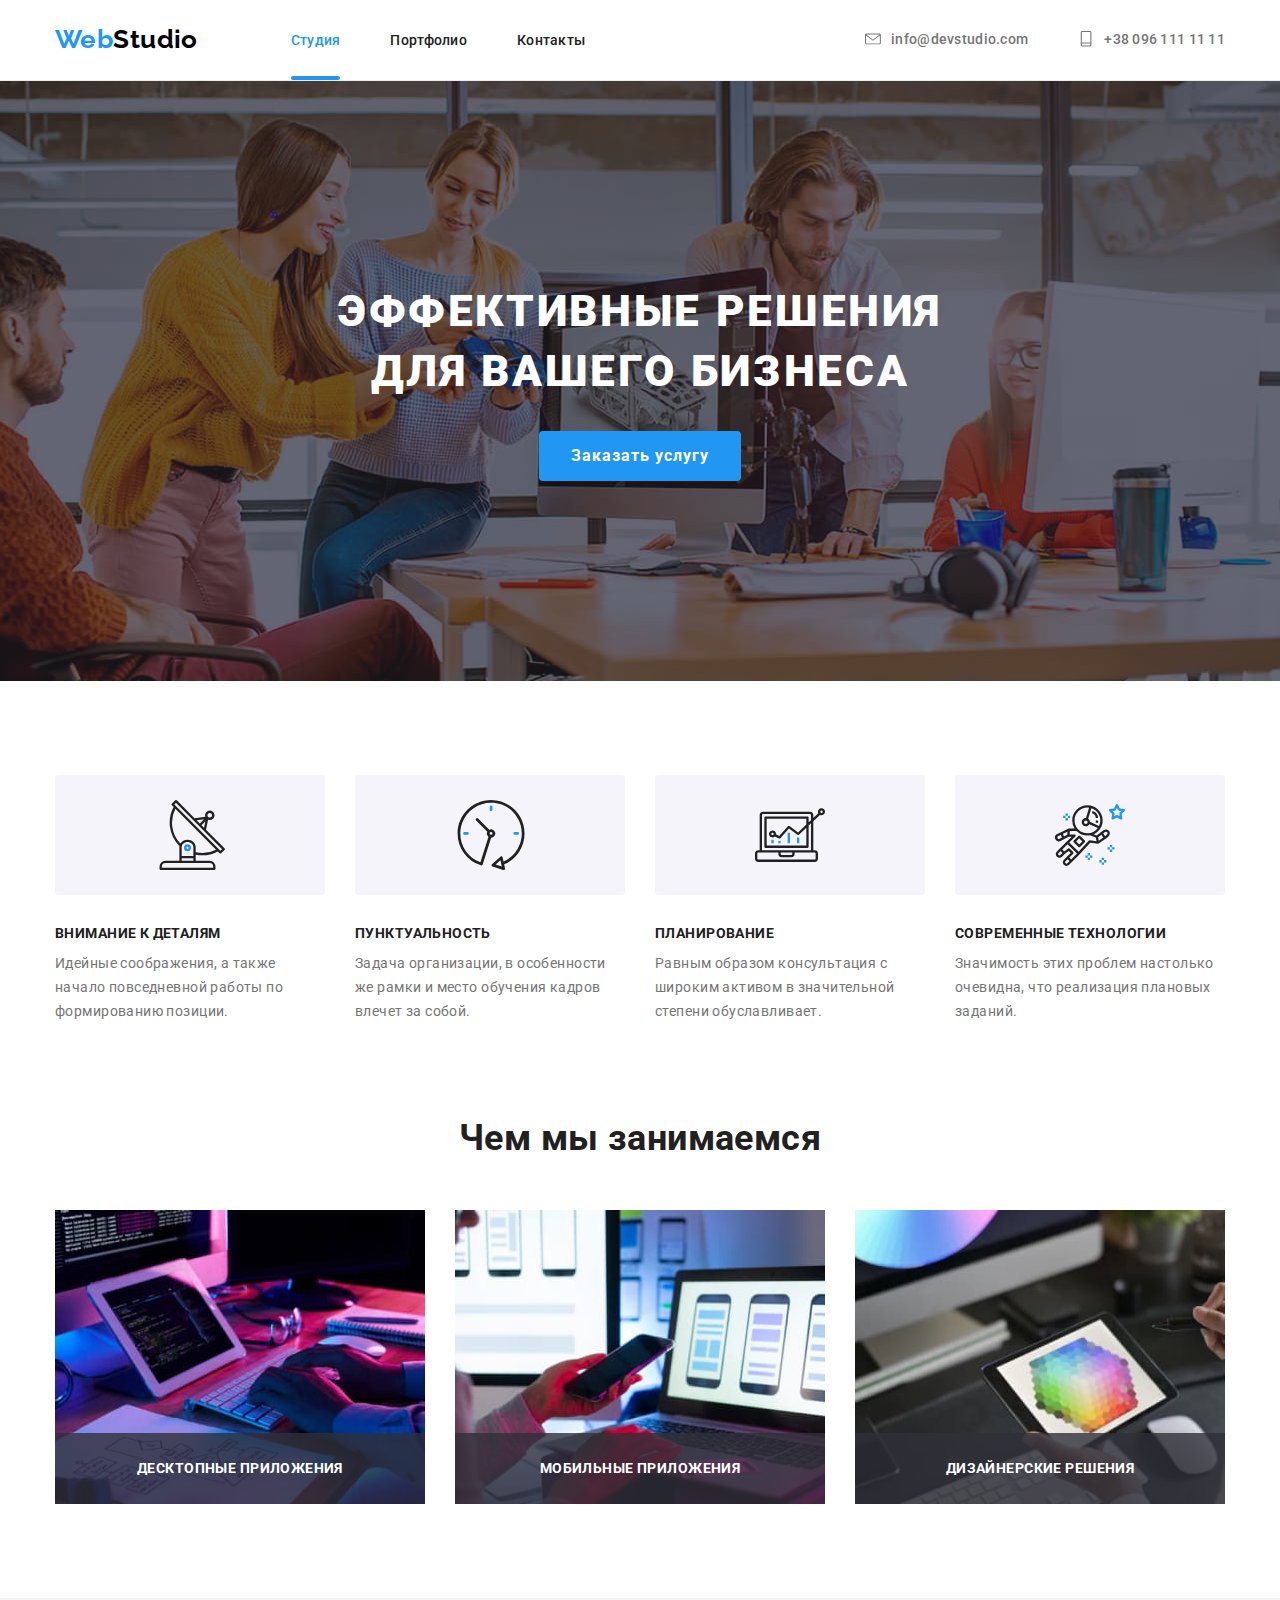
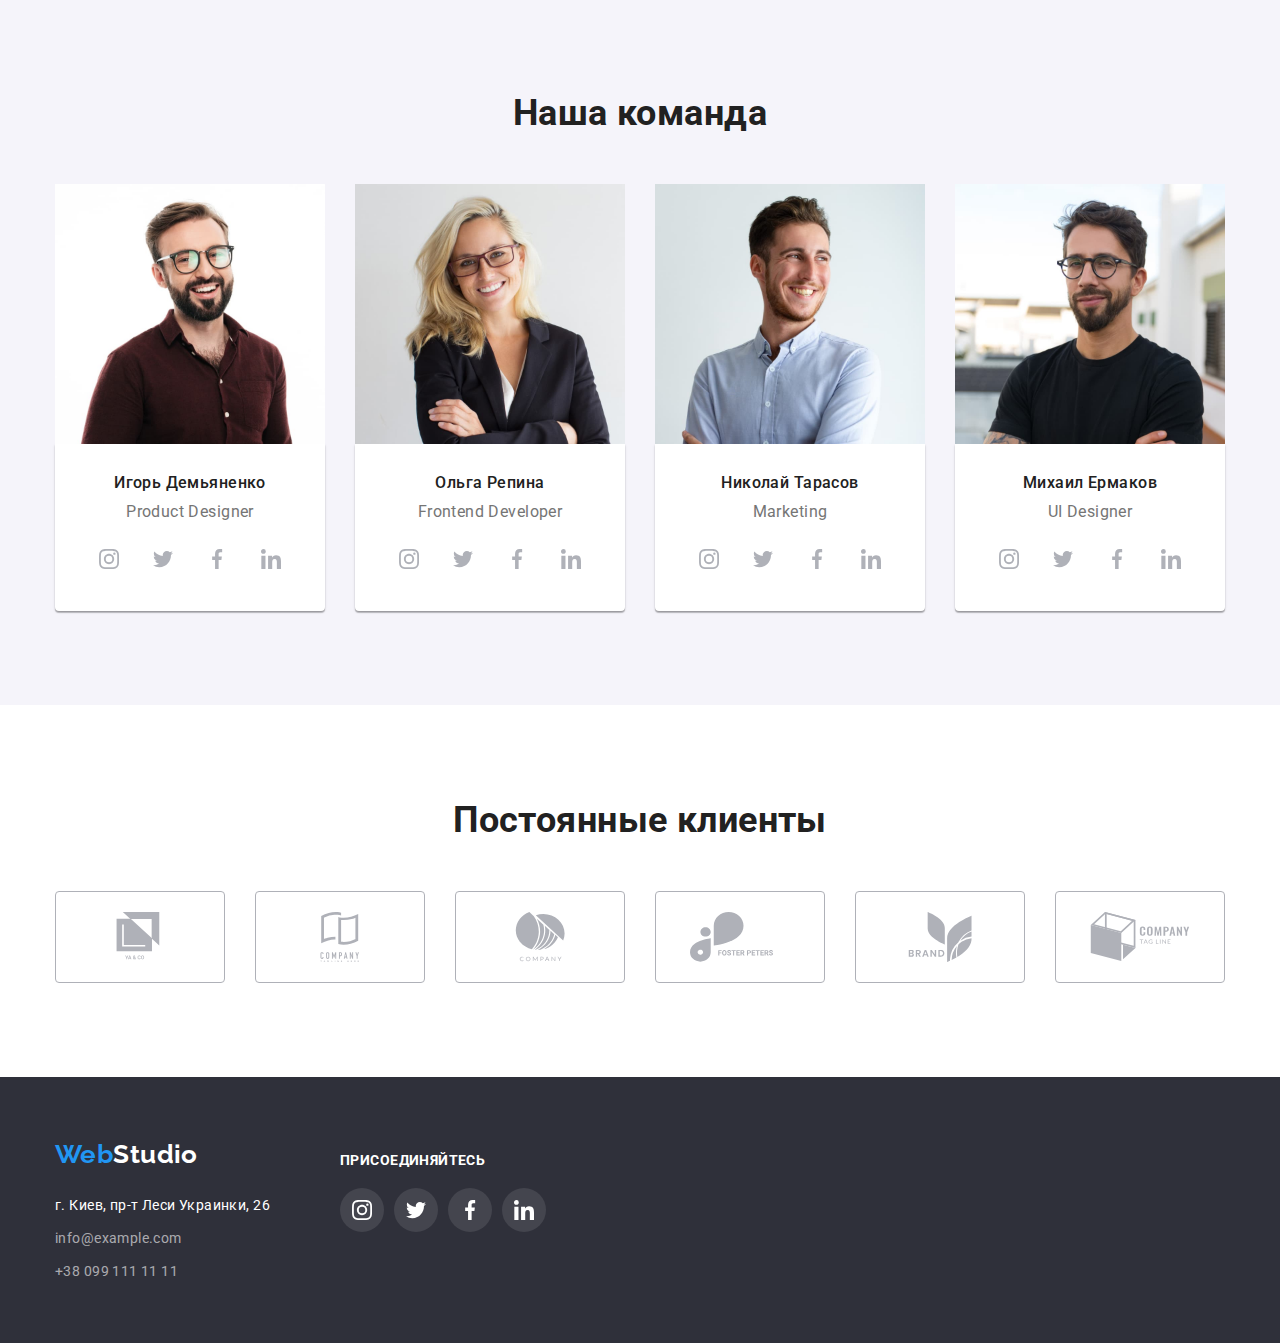
<file: index.html>
<!DOCTYPE html>
<html lang="ru">
  <head>
    <meta charset="UTF-8" />
    <meta http-equiv="X-UA-Compatible" content="IE=edge" />
    <meta name="viewport" content="width=device-width, initial-scale=1.0" />
    <title>WEB Studio</title>
    <link
      href="https://fonts.googleapis.com/css2?family=Raleway:wght@700&family=Roboto:wght@400;500;700;900&display=swap"
      rel="stylesheet"
    />
    <link
      rel="stylesheet"
      href="https://cdnjs.cloudflare.com/ajax/libs/modern-normalize/1.1.0/modern-normalize.min.css"
    />
    <link rel="stylesheet" href="./css/styles.css" />
  </head>
  <body>
    <!--Шапка сайта-->
    <header class="header">
      <div class="container main-header">
        <nav class="main-nav">
          <a class="logo link" href="./index.html">Web<span class="header-logo">Studio</span></a>

          <ul class="site-nav list">
            <li class="item current"><a class="link current" href="./index.html">Студия</a></li>
            <li class="item"><a class="link" href="./portfolio.html">Портфолио</a></li>
            <li class="item"><a class="link" href="">Контакты</a></li>
          </ul>
        </nav>

        <ul class="contacts-header list">
          <li class="item">
            <a class="link" href="mailto:info@devstudio.com">
              <svg class="svg-mail">
                <use href="./images/icons.svg#contacts-mail"></use>
              </svg>
              info@devstudio.com</a
            >
          </li>
          <li class="item">
            <a class="link" href="tel:+380961111111">
              <svg class="svg-phone">
                <use href="./images/icons.svg#contacts-phone"></use>
              </svg>
              +38 096 111 11 11</a
            >
          </li>
        </ul>
      </div>
    </header>

    <!--Уникальный контент страницы-->
    <main>
      <!--Герой-->
      <section class="hero">
        <div class="container">
          <h1 class="hero-title">
            Эффективные решения <br />
            для вашего бизнеса
          </h1>
          <button class="button" type="button" data-modal-open>Заказать услугу</button>
        </div>
      </section>

      <!--Особенности-->
      <section class="section no-padding">
        <div class="container">
          <h2 class="section-title hidden">Особенности</h2>
          <ul class="features list">
            <li class="item">
              <div class="div-features">
                <svg class="svg-item-features">
                  <use href="./images/icons.svg#features-antenna"></use>
                </svg>
              </div>
              <h3 class="title">Внимание к деталям</h3>
              <p class="text">
                Идейные соображения, а также начало повседневной работы по формированию позиции.
              </p>
            </li>
            <li class="item">
              <div class="div-features">
                <svg class="svg-item-features">
                  <use href="./images/icons.svg#features-clock"></use>
                </svg>
              </div>
              <h3 class="title">Пунктуальность</h3>
              <p class="text">
                Задача организации, в особенности же рамки и место обучения кадров влечет за собой.
              </p>
            </li>
            <li class="item">
              <div class="div-features">
                <svg class="svg-item-features">
                  <use href="./images/icons.svg#features-diagram"></use>
                </svg>
              </div>
              <h3 class="title">Планирование</h3>
              <p class="text">
                Равным образом консультация с широким активом в значительной степени обуславливает.
              </p>
            </li>
            <li class="item">
              <div class="div-features">
                <svg class="svg-item-features">
                  <use href="./images/icons.svg#features-astronaut"></use>
                </svg>
              </div>
              <h3 class="title">Современные технологии</h3>
              <p class="text">
                Значимость этих проблем настолько очевидна, что реализация плановых заданий.
              </p>
            </li>
          </ul>
        </div>
      </section>

      <!--Чем мы занимаемся-->
      <section class="section">
        <div class="container">
          <h2 class="section-title">Чем мы занимаемся</h2>
          <ul class="work list">
            <li class="item">
              <div class="work-thumb">
                <img
                  class="photo-work"
                  src="./images/programer-working.jpg"
                  alt="Программист за работой"
                  width="370"
                />
                <h3 class="work-text">Десктопные приложения</h3>
              </div>
            </li>
            <li class="item">
              <div class="work-thumb">
                <img
                  class="photo-work"
                  src="./images/web-ui-designer-is-developing-application.jpg"
                  alt="Дизайнер разрабатывает мобильные приложения"
                  width="370"
                />
                <h3 class="work-text">Мобильные приложения</h3>
              </div>
            </li>
            <li class="item">
              <div class="work-thumb">
                <img
                  class="photo-work"
                  src="./images/creative-artist-with-working-colour-selection.jpg"
                  alt="Художник выбирает цвет"
                  width="370"
                />
                <h3 class="work-text">Дизайнерские решения</h3>
              </div>
            </li>
          </ul>
        </div>
      </section>

      <!--Наша команда-->
      <section class="section team">
        <div class="container">
          <h2 class="section-title">Наша команда</h2>
          <ul class="team list">
            <li class="item">
              <img class="photo-team" src="./images/team1.jpg" alt="Игорь Демьяненко" width="270" />
              <div class="team-description">
                <h3 class="title">Игорь Демьяненко</h3>
                <p class="text" lang="en">Product Designer</p>
                <ul class="social-links list">
                  <li class="item instagram">
                    <a
                      class="link social-link"
                      href=""
                      target="_blank"
                      rel="nofollow noopener noreferrer"
                    >
                      <svg class="svg-social">
                        <use href="./images/icons.svg#social-instagram"></use>
                      </svg>
                    </a>
                  </li>
                  <li class="item twitter">
                    <a
                      class="link social-link"
                      href=""
                      target="_blank"
                      rel="nofollow noopener noreferrer"
                    >
                      <svg class="svg-social">
                        <use href="./images/icons.svg#social-twitter"></use>
                      </svg>
                    </a>
                  </li>
                  <li class="item facebook">
                    <a
                      class="link social-link"
                      href=""
                      target="_blank"
                      rel="nofollow noopener noreferrer"
                    >
                      <svg class="svg-social">
                        <use href="./images/icons.svg#social-facebook"></use>
                      </svg>
                    </a>
                  </li>
                  <li class="item linkedin">
                    <a
                      class="link social-link"
                      href=""
                      target="_blank"
                      rel="nofollow noopener noreferrer"
                    >
                      <svg class="svg-social">
                        <use href="./images/icons.svg#social-linkedin"></use>
                      </svg>
                    </a>
                  </li>
                </ul>
              </div>
            </li>
            <li class="item">
              <img class="photo-team" src="./images/team2.jpg" alt="Ольга Репина" width="270" />
              <div class="team-description">
                <h3 class="title">Ольга Репина</h3>
                <p class="text" lang="en">Frontend Developer</p>
                <ul class="social-links list">
                  <li class="item instagram">
                    <a
                      class="link social-link"
                      href=""
                      target="_blank"
                      rel="nofollow noopener noreferrer"
                    >
                      <svg class="svg-social">
                        <use href="./images/icons.svg#social-instagram"></use>
                      </svg>
                    </a>
                  </li>
                  <li class="item twitter">
                    <a
                      class="link social-link"
                      href=""
                      target="_blank"
                      rel="nofollow noopener noreferrer"
                    >
                      <svg class="svg-social">
                        <use href="./images/icons.svg#social-twitter"></use>
                      </svg>
                    </a>
                  </li>
                  <li class="item facebook">
                    <a
                      class="link social-link"
                      href=""
                      target="_blank"
                      rel="nofollow noopener noreferrer"
                    >
                      <svg class="svg-social">
                        <use href="./images/icons.svg#social-facebook"></use>
                      </svg>
                    </a>
                  </li>
                  <li class="item linkedin">
                    <a
                      class="link social-link"
                      href=""
                      target="_blank"
                      rel="nofollow noopener noreferrer"
                    >
                      <svg class="svg-social">
                        <use href="./images/icons.svg#social-linkedin"></use>
                      </svg>
                    </a>
                  </li>
                </ul>
              </div>
            </li>
            <li class="item">
              <img class="photo-team" src="./images/team3.jpg" alt="Николай Тарасов" width="270" />
              <div class="team-description">
                <h3 class="title">Николай Тарасов</h3>
                <p class="text" lang="en">Marketing</p>
                <ul class="social-links list">
                  <li class="item instagram">
                    <a
                      class="link social-link"
                      href=""
                      target="_blank"
                      rel="nofollow noopener noreferrer"
                    >
                      <svg class="svg-social">
                        <use href="./images/icons.svg#social-instagram"></use>
                      </svg>
                    </a>
                  </li>
                  <li class="item twitter">
                    <a
                      class="link social-link"
                      href=""
                      target="_blank"
                      rel="nofollow noopener noreferrer"
                    >
                      <svg class="svg-social">
                        <use href="./images/icons.svg#social-twitter"></use>
                      </svg>
                    </a>
                  </li>
                  <li class="item facebook">
                    <a
                      class="link social-link"
                      href=""
                      target="_blank"
                      rel="nofollow noopener noreferrer"
                    >
                      <svg class="svg-social">
                        <use href="./images/icons.svg#social-facebook"></use>
                      </svg>
                    </a>
                  </li>
                  <li class="item linkedin">
                    <a
                      class="link social-link"
                      href=""
                      target="_blank"
                      rel="nofollow noopener noreferrer"
                    >
                      <svg class="svg-social">
                        <use href="./images/icons.svg#social-linkedin"></use>
                      </svg>
                    </a>
                  </li>
                </ul>
              </div>
            </li>
            <li class="item">
              <img class="photo-team" src="./images/team4.jpg" alt="Михаил Ермаков" width="270" />
              <div class="team-description">
                <h3 class="title">Михаил Ермаков</h3>
                <p class="text" lang="en">UI Designer</p>
                <ul class="social-links list">
                  <li class="item instagram">
                    <a
                      class="link social-link"
                      href=""
                      target="_blank"
                      rel="nofollow noopener noreferrer"
                    >
                      <svg class="svg-social">
                        <use href="./images/icons.svg#social-instagram"></use>
                      </svg>
                    </a>
                  </li>
                  <li class="item twitter">
                    <a
                      class="link social-link"
                      href=""
                      target="_blank"
                      rel="nofollow noopener noreferrer"
                    >
                      <svg class="svg-social">
                        <use href="./images/icons.svg#social-twitter"></use>
                      </svg>
                    </a>
                  </li>
                  <li class="item facebook">
                    <a
                      class="link social-link"
                      href=""
                      target="_blank"
                      rel="nofollow noopener noreferrer"
                    >
                      <svg class="svg-social">
                        <use href="./images/icons.svg#social-facebook"></use>
                      </svg>
                    </a>
                  </li>
                  <li class="item linkedin">
                    <a
                      class="link social-link"
                      href=""
                      target="_blank"
                      rel="nofollow noopener noreferrer"
                    >
                      <svg class="svg-social">
                        <use href="./images/icons.svg#social-linkedin"></use>
                      </svg>
                    </a>
                  </li>
                </ul>
              </div>
            </li>
          </ul>
        </div>
      </section>

      <!--Постоянные клиенты-->
      <section class="section clients">
        <div class="container">
          <h2 class="section-title">Постоянные клиенты</h2>
          <ul class="clients list">
            <li class="item">
              <a
                class="link clients-link"
                href=""
                target="_blank"
                rel="nofollow noopener noreferrer"
              >
                <svg class="svg-clients">
                  <use href="./images/icons.svg#client1"></use>
                </svg>
              </a>
            </li>
            <li class="item">
              <a
                class="link clients-link"
                href=""
                target="_blank"
                rel="nofollow noopener noreferrer"
              >
                <svg class="svg-clients">
                  <use href="./images/icons.svg#client2"></use>
                </svg>
              </a>
            </li>
            <li class="item">
              <a
                class="link clients-link"
                href=""
                target="_blank"
                rel="nofollow noopener noreferrer"
              >
                <svg class="svg-clients">
                  <use href="./images/icons.svg#client3"></use>
                </svg>
              </a>
            </li>
            <li class="item">
              <a
                class="link clients-link"
                href=""
                target="_blank"
                rel="nofollow noopener noreferrer"
              >
                <svg class="svg-clients">
                  <use href="./images/icons.svg#client4"></use>
                </svg>
              </a>
            </li>
            <li class="item">
              <a
                class="link clients-link"
                href=""
                target="_blank"
                rel="nofollow noopener noreferrer"
              >
                <svg class="svg-clients">
                  <use href="./images/icons.svg#client5"></use>
                </svg>
              </a>
            </li>
            <li class="item">
              <a
                class="link clients-link"
                href=""
                target="_blank"
                rel="nofollow noopener noreferrer"
              >
                <svg class="svg-clients">
                  <use href="./images/icons.svg#client6"></use>
                </svg>
              </a>
            </li>
          </ul>
        </div>
      </section>
    </main>

    <!--Подвал-->
    <footer class="footer">
      <div class="container nav">
        <div class="footer-address">
          <a class="logo link" href="./index.html">Web<span class="footer-logo">Studio</span></a>
          <address>
            <ul class="contacts-footer list">
              <li class="item">
                <a
                  class="location link"
                  href="https://goo.gl/maps/X2jcXpadv5ityZMy6"
                  target="_blank"
                  rel="nofollow noopener noreferrer"
                  >г. Киев, пр-т Леси Украинки, 26</a
                >
              </li>
              <li class="item">
                <a class="contacts link" href="mailto:info@example.com">info@example.com</a>
              </li>
              <li class="item">
                <a class="contacts link" href="tel:+380991111111">+38 099 111 11 11</a>
              </li>
            </ul>
          </address>
        </div>

        <div class="footer-social">
          <p class="footer-social-text">присоединяйтесь</p>
          <ul class="social-links-webstudio list">
            <li class="item instagram">
              <a class="link join-link" href="" target="_blank" rel="nofollow noopener noreferrer">
                <svg class="svg-social">
                  <use href="./images/icons.svg#social-instagram"></use>
                </svg>
              </a>
            </li>
            <li class="item twitter">
              <a class="link join-link" href="" target="_blank" rel="nofollow noopener noreferrer">
                <svg class="svg-social">
                  <use href="./images/icons.svg#social-twitter"></use>
                </svg>
              </a>
            </li>
            <li class="item facebook">
              <a class="link join-link" href="" target="_blank" rel="nofollow noopener noreferrer">
                <svg class="svg-social">
                  <use href="./images/icons.svg#social-facebook"></use>
                </svg>
              </a>
            </li>
            <li class="item linkedin">
              <a class="link join-link" href="" target="_blank" rel="nofollow noopener noreferrer">
                <svg class="svg-social">
                  <use href="./images/icons.svg#social-linkedin"></use>
                </svg>
              </a>
            </li>
          </ul>
        </div>
      </div>
    </footer>

    <!--Модальное окно - Заказать услугу  -->
    <div class="backdrop is-hidden" data-modal>
      <div class="modal">
        <button class="button close-modal" type="button" data-modal-close>
          <svg class="svg-close-modal">
            <use href="./images/icons.svg#close-modal"></use>
          </svg>
        </button>
      </div>
    </div>

    <script src="./js/modal.js"></script>
  </body>
</html>
</file>
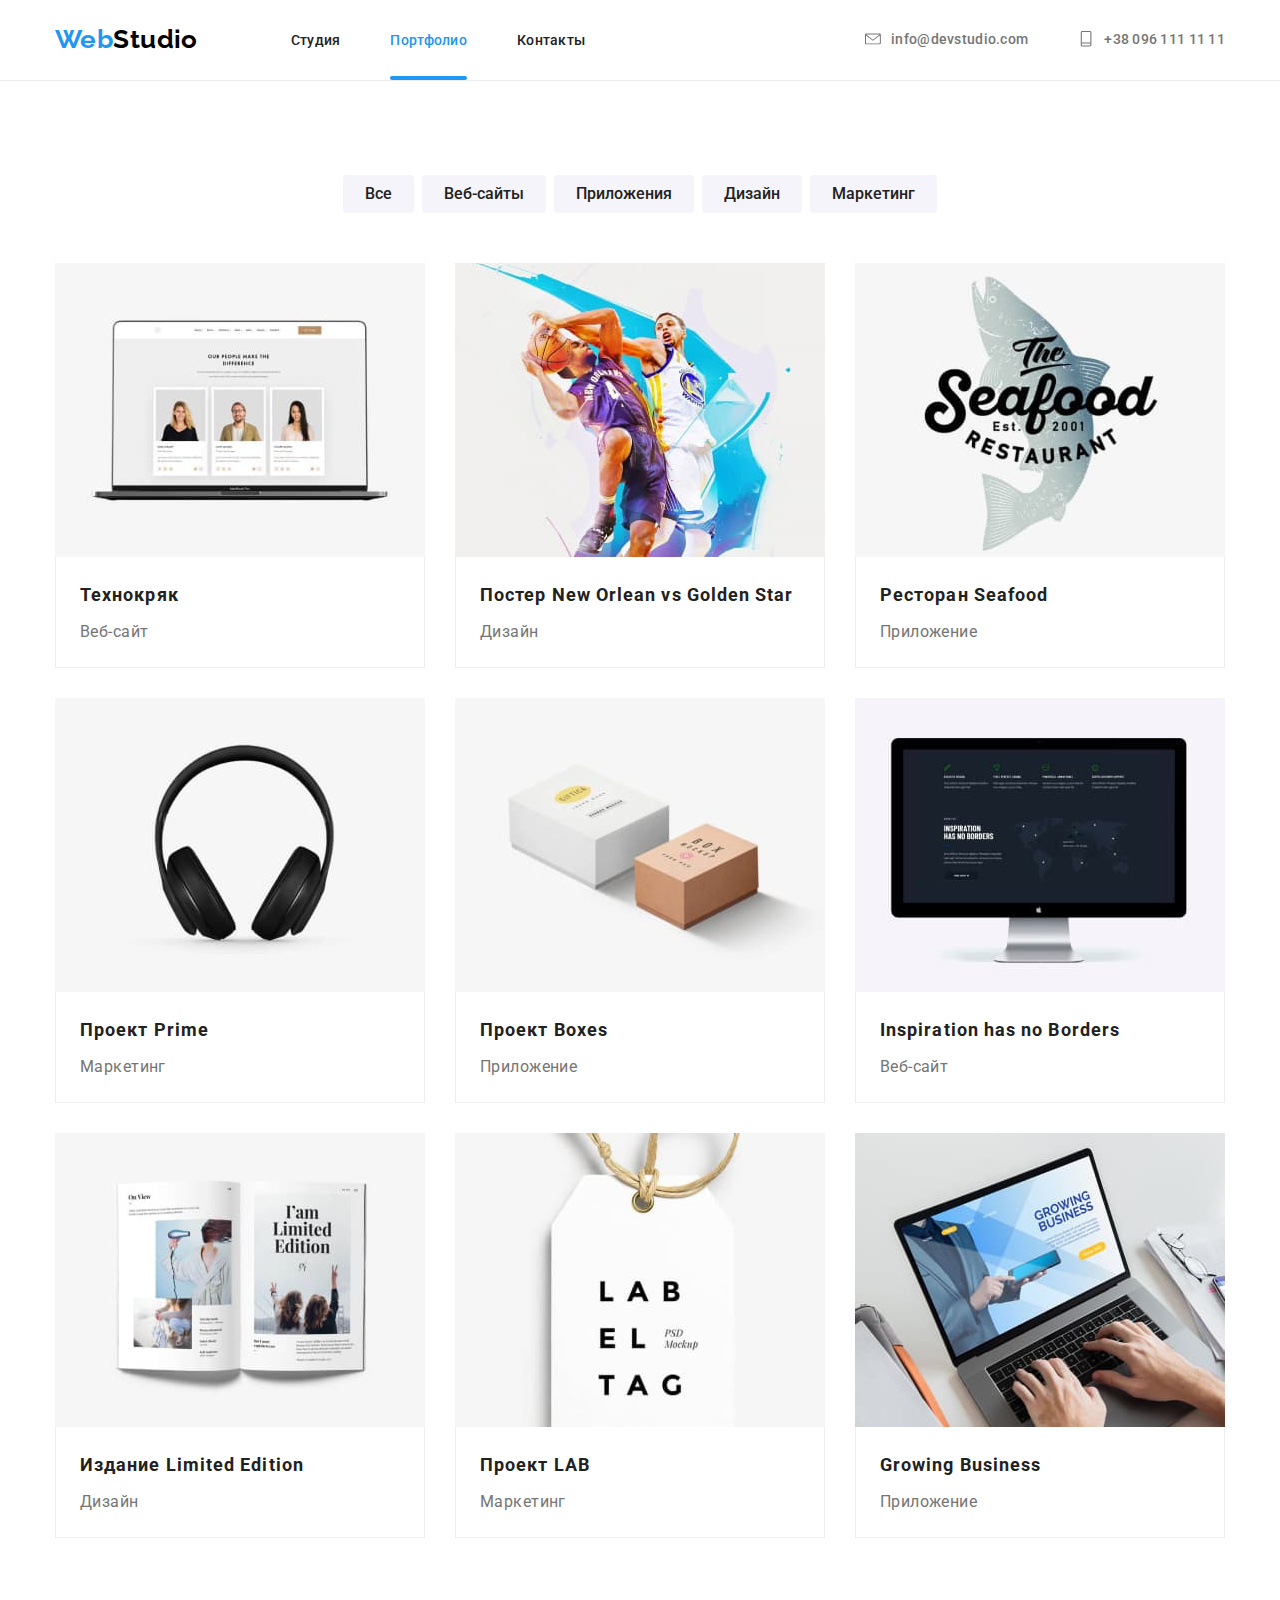
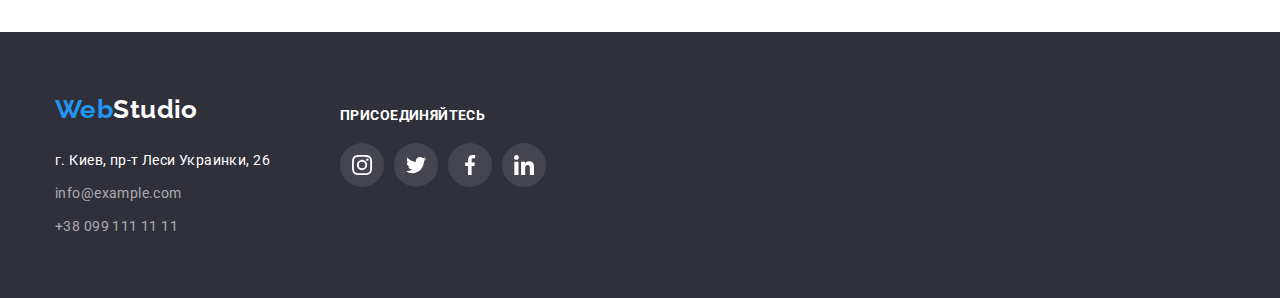
<file: portfolio.html>
<!DOCTYPE html>
<html lang="ru">
  <head>
    <meta charset="UTF-8" />
    <meta http-equiv="X-UA-Compatible" content="IE=edge" />
    <meta name="viewport" content="width=device-width, initial-scale=1.0" />
    <title>WEB Studio</title>
    <link
      href="https://fonts.googleapis.com/css2?family=Raleway:wght@700&family=Roboto:wght@400;500;700;900&display=swap"
      rel="stylesheet"
    />
    <link
      rel="stylesheet"
      href="https://cdnjs.cloudflare.com/ajax/libs/modern-normalize/1.1.0/modern-normalize.min.css"
    />
    <link rel="stylesheet" href="./css/styles.css" />
  </head>
  <body>
    <!--Шапка сайта-->
    <header class="header">
      <div class="container main-header">
        <nav class="main-nav">
          <a class="logo link" href="./index.html">Web<span class="header-logo">Studio</span></a>

          <ul class="site-nav list">
            <li class="item"><a class="link" href="./index.html">Студия</a></li>
            <li class="item current">
              <a class="link current" href="./portfolio.html">Портфолио</a>
            </li>
            <li class="item"><a class="link" href="">Контакты</a></li>
          </ul>
        </nav>

        <ul class="contacts-header list">
          <li class="item">
            <a class="link" href="mailto:info@devstudio.com">
              <svg class="svg-mail">
                <use href="./images/icons.svg#contacts-mail"></use>
              </svg>
              info@devstudio.com</a
            >
          </li>
          <li class="item">
            <a class="link" href="tel:+380961111111">
              <svg class="svg-phone">
                <use href="./images/icons.svg#contacts-phone"></use>
              </svg>
              +38 096 111 11 11</a
            >
          </li>
        </ul>
      </div>
    </header>

    <!--Уникальный контент страницы-->
    <main>
      <section class="portfolio">
        <div class="container">
          <h1 class="hidden">Портфолио</h1>
          <ul class="portfolio-filter list">
            <li class="item"><button class="button" type="button">Все</button></li>
            <li class="item"><button class="button" type="button">Веб-сайты</button></li>
            <li class="item"><button class="button" type="button">Приложения</button></li>
            <li class="item"><button class="button" type="button">Дизайн</button></li>
            <li class="item"><button class="button" type="button">Маркетинг</button></li>
          </ul>

          <ul class="portfolio-projects list">
            <li class="item">
              <a href="" class="link">
                <div class="portfolio-projects-thumb">
                  <img
                    class="photo-portfolio"
                    src="./images/portfolio1.jpg"
                    alt="Технокряк"
                    width="370"
                  />
                  <div class="portfolio-overlay">
                    <p class="portfolio-overlay-about">
                      Ресурс предлагает комплексные предложения с разным уровнем функционала и
                      сервисов. Все это позволит посетителю получить исчерпывающие сведения о
                      компании или частном лице.
                    </p>
                  </div>
                </div>
                <div class="portfolio-description">
                  <h2 class="title">Технокряк</h2>
                  <p class="text">Веб-сайт</p>
                </div>
              </a>
            </li>
            <li class="item">
              <a href="" class="link">
                <div class="portfolio-projects-thumb">
                  <img
                    class="photo-portfolio"
                    src="./images/portfolio2.jpg"
                    alt="Постер New Orlean vs Golden Star"
                    width="370"
                  />
                  <div class="portfolio-overlay">
                    <p class="portfolio-overlay-about">
                      Ресурс предлагает комплексные предложения с разным уровнем функционала и
                      сервисов. Все это позволит посетителю получить исчерпывающие сведения о
                      компании или частном лице.
                    </p>
                  </div>
                </div>
                <div class="portfolio-description">
                  <h2 class="title">Постер <span lang="en">New Orlean vs Golden Star</span></h2>
                  <p class="text">Дизайн</p>
                </div>
              </a>
            </li>

            <li class="item">
              <a href="" class="link">
                <div class="portfolio-projects-thumb">
                  <img
                    class="photo-portfolio"
                    src="./images/portfolio3.jpg"
                    alt="Ресторан Seafood"
                    width="370"
                  />
                  <div class="portfolio-overlay">
                    <p class="portfolio-overlay-about">
                      Ресурс предлагает комплексные предложения с разным уровнем функционала и
                      сервисов. Все это позволит посетителю получить исчерпывающие сведения о
                      компании или частном лице.
                    </p>
                  </div>
                </div>
                <div class="portfolio-description">
                  <h2 class="title">Ресторан <span lang="en">Seafood</span></h2>
                  <p class="text">Приложение</p>
                </div>
              </a>
            </li>

            <li class="item">
              <a href="" class="link">
                <div class="portfolio-projects-thumb">
                  <img
                    class="photo-portfolio"
                    src="./images/portfolio4.jpg"
                    alt="Проект Prime"
                    width="370"
                  />
                  <div class="portfolio-overlay">
                    <p class="portfolio-overlay-about">
                      Ресурс предлагает комплексные предложения с разным уровнем функционала и
                      сервисов. Все это позволит посетителю получить исчерпывающие сведения о
                      компании или частном лице.
                    </p>
                  </div>
                </div>
                <div class="portfolio-description">
                  <h2 class="title">Проект <span lang="en">Prime</span></h2>
                  <p class="text">Маркетинг</p>
                </div>
              </a>
            </li>

            <li class="item">
              <a href="" class="link">
                <div class="portfolio-projects-thumb">
                  <img
                    class="photo-portfolio"
                    src="./images/portfolio5.jpg"
                    alt="Проект Boxes"
                    width="370"
                  />
                  <div class="portfolio-overlay">
                    <p class="portfolio-overlay-about">
                      Ресурс предлагает комплексные предложения с разным уровнем функционала и
                      сервисов. Все это позволит посетителю получить исчерпывающие сведения о
                      компании или частном лице.
                    </p>
                  </div>
                </div>
                <div class="portfolio-description">
                  <h2 class="title">Проект <span lang="en">Boxes</span></h2>
                  <p class="text">Приложение</p>
                </div>
              </a>
            </li>

            <li class="item">
              <a href="" class="link">
                <div class="portfolio-projects-thumb">
                  <img
                    class="photo-portfolio"
                    src="./images/portfolio6.jpg"
                    alt="Inspiration has no Borders"
                    width="370"
                  />
                  <div class="portfolio-overlay">
                    <p class="portfolio-overlay-about">
                      Ресурс предлагает комплексные предложения с разным уровнем функционала и
                      сервисов. Все это позволит посетителю получить исчерпывающие сведения о
                      компании или частном лице.
                    </p>
                  </div>
                </div>
                <div class="portfolio-description">
                  <h2 class="title"><span lang="en">Inspiration has no Borders</span></h2>
                  <p class="text">Веб-сайт</p>
                </div>
              </a>
            </li>

            <li class="item">
              <a href="" class="link">
                <div class="portfolio-projects-thumb">
                  <img
                    class="photo-portfolio"
                    src="./images/portfolio7.jpg"
                    alt="Издание Limited Edition"
                    width="370"
                  />
                  <div class="portfolio-overlay">
                    <p class="portfolio-overlay-about">
                      Ресурс предлагает комплексные предложения с разным уровнем функционала и
                      сервисов. Все это позволит посетителю получить исчерпывающие сведения о
                      компании или частном лице.
                    </p>
                  </div>
                </div>
                <div class="portfolio-description">
                  <h2 class="title">Издание <span lang="en">Limited Edition</span></h2>
                  <p class="text">Дизайн</p>
                </div>
              </a>
            </li>

            <li class="item">
              <a href="" class="link">
                <div class="portfolio-projects-thumb">
                  <img
                    class="photo-portfolio"
                    src="./images/portfolio8.jpg"
                    alt="Проект LAB"
                    width="370"
                  />
                  <div class="portfolio-overlay">
                    <p class="portfolio-overlay-about">
                      Ресурс предлагает комплексные предложения с разным уровнем функционала и
                      сервисов. Все это позволит посетителю получить исчерпывающие сведения о
                      компании или частном лице.
                    </p>
                  </div>
                </div>
                <div class="portfolio-description">
                  <h2 class="title">Проект <span lang="en">LAB</span></h2>
                  <p class="text">Маркетинг</p>
                </div>
              </a>
            </li>

            <li class="item">
              <a href="" class="link">
                <div class="portfolio-projects-thumb">
                  <img
                    class="photo-portfolio"
                    src="./images/portfolio9.jpg"
                    alt="Growing Business"
                    width="370"
                  />
                  <div class="portfolio-overlay">
                    <p class="portfolio-overlay-about">
                      Ресурс предлагает комплексные предложения с разным уровнем функционала и
                      сервисов. Все это позволит посетителю получить исчерпывающие сведения о
                      компании или частном лице.
                    </p>
                  </div>
                </div>
                <div class="portfolio-description">
                  <h2 class="title"><span lang="en">Growing Business</span></h2>
                  <p class="text">Приложение</p>
                </div>
              </a>
            </li>
          </ul>
        </div>
      </section>
    </main>

    <!--Подвал-->
    <footer class="footer">
      <div class="container nav">
        <div class="footer-address">
          <a class="logo link" href="./index.html">Web<span class="footer-logo">Studio</span></a>
          <address>
            <ul class="contacts-footer list">
              <li class="item">
                <a
                  class="location link"
                  href="https://goo.gl/maps/X2jcXpadv5ityZMy6"
                  target="_blank"
                  rel="nofollow noopener noreferrer"
                  >г. Киев, пр-т Леси Украинки, 26</a
                >
              </li>
              <li class="item">
                <a class="contacts link" href="mailto:info@example.com">info@example.com</a>
              </li>
              <li class="item">
                <a class="contacts link" href="tel:+380991111111">+38 099 111 11 11</a>
              </li>
            </ul>
          </address>
        </div>

        <div class="footer-social">
          <p class="footer-social-text">присоединяйтесь</p>
          <ul class="social-links-webstudio list">
            <li class="item instagram">
              <a class="link join-link" href="" target="_blank" rel="nofollow noopener noreferrer">
                <svg class="svg-social">
                  <use href="./images/icons.svg#social-instagram"></use>
                </svg>
              </a>
            </li>
            <li class="item twitter">
              <a class="link join-link" href="" target="_blank" rel="nofollow noopener noreferrer">
                <svg class="svg-social">
                  <use href="./images/icons.svg#social-twitter"></use>
                </svg>
              </a>
            </li>
            <li class="item facebook">
              <a class="link join-link" href="" target="_blank" rel="nofollow noopener noreferrer">
                <svg class="svg-social">
                  <use href="./images/icons.svg#social-facebook"></use>
                </svg>
              </a>
            </li>
            <li class="item linkedin">
              <a class="link join-link" href="" target="_blank" rel="nofollow noopener noreferrer">
                <svg class="svg-social">
                  <use href="./images/icons.svg#social-linkedin"></use>
                </svg>
              </a>
            </li>
          </ul>
        </div>
      </div>
    </footer>
  </body>
</html>
</file>
<file: css/styles.css>
:root {
  --primary-text-color: #757575;
  --title-text-color: #212121;
  --accent-color: #2196f3;
  --primary-white-color: #ffffff;
  --primary-black-color: #000000;
  --second-grey-color: #f5f4fa;
  --footer-bg-color: #2f303a;
  --contacts-ft-color: rgba(255, 255, 255, 0.6);
  --social-links-ft-bg-color: rgba(255, 255, 255, 0.1);
  --button-hero-hover-color: #188ce8;
  --header-border-bottom-color: #ececec;
  --portfolio-project-border: #eeeeee;
  --clients-primary-color: #afb1b8;
  --work-text-bg-color: rgba(47, 48, 58, 0.8);
  --portfolio-overlay-text-bg-color: rgba(33, 150, 243, 0.9);
  --modal-window-bg-color: rgba(0, 0, 0, 0.2);
  --modal-window-close-border-color: rgba(0, 0, 0, 0.1);

  --portfolio-projects-gap: 30px;

  --cubic: cubic-bezier(0.4, 0, 0.2, 1);
}

body {
  color: var(--primary-text-color);
  background-color: var(--primary-white-color);
  font-family: Roboto, sans-serif;
  letter-spacing: 0.03em;
  font-size: 14px;
  line-height: calc(16 / 14);
}

/* ОБЩЕЕ */

/*Сброс марджинов верх и низ у заголовков, абзацев и списков*/
p,
h1,
h2,
h3,
h4,
h5,
h6,
ul {
  margin-top: 0;
  margin-bottom: 0;
}

/*Техника отзывчивых изображений*/
img {
  display: block;
  max-width: 100%;
  height: auto;
}

/* Скрыл подчеркивание у ссылок */
.link {
  text-decoration: none;
}

/* Скрыл ненужные заголовки */
.hidden {
  position: absolute;
  width: 1px;
  height: 1px;
  margin: -1px;
  border: 0;
  padding: 0;

  white-space: nowrap;
  clip-path: inset(100%);
  clip: rect(0 0 0 0);
  overflow: hidden;
}

/* Убрал точки у списков. паддинги и марджины */
.list {
  list-style: none;

  padding: 0;
  margin: 0;
}

/* Для всех кнопок */
.button {
  font-family: inherit;

  border: 0;
  border-radius: 4px;
  text-align: center;

  cursor: pointer;
}

/* Контейнеры */
.container {
  width: 1200px;
  padding-left: 15px;
  padding-right: 15px;
  margin-left: auto;
  margin-right: auto;
}

/* Логотип */
.logo {
  color: var(--accent-color);

  font-family: Raleway, sans-serif;
  font-weight: 700;
  font-size: 26px;
  line-height: calc(35.96 / 26);
}

.header-logo {
  color: var(--primary-black-color);
}

.footer-logo {
  color: var(--primary-white-color);
}

/* Навигация по сайту */

.main-header,
.main-nav {
  display: flex;
  align-items: center;
}

.site-nav {
  display: flex;
  margin-left: 93px;
}

.site-nav .item:not(:last-child) {
  margin-right: 50px;
}

.site-nav .link {
  color: var(--title-text-color);

  font-weight: 500;
  letter-spacing: 0.02em;

  display: block;
  padding-top: 32px;
  padding-bottom: 32px;

  position: relative;

  transition: color 250ms var(--cubic);
}

.site-nav .link:hover,
.site-nav .link:focus {
  color: var(--accent-color);
}

.site-nav .link.current {
  color: var(--accent-color);
}

/*Подчёркивание ссылки текущей страницы (на которой сейчас находится пользователь)*/
.site-nav .link::after {
  position: absolute;
  content: '';
  left: 0;
  bottom: 0;
  width: 100%;
  height: 4px;
  background-color: var(--accent-color);
  border-radius: 2px;

  opacity: 0;
  transition: opacity 250ms var(--cubic);
}

.site-nav .link:hover::after {
  opacity: 1;
}

.site-nav .link.current::after {
  opacity: 1;
}
/*Конец подчеркивания */

.contacts-header {
  display: flex;
  margin-left: auto;
}

.contacts-header .item + .item {
  margin-left: 50px;
}

.contacts-header .link {
  color: var(--primary-text-color);

  font-weight: 500;
  letter-spacing: 0.02em;
  display: inline-flex;
  align-items: center;

  transition: color 250ms var(--cubic);
}

.contacts-header .link:hover,
.contacts-header .link:focus {
  color: var(--accent-color);
}

/* .contacts-header .item:first-child ::before {
  display: inline-block;
  content: '';
  width: 16px;
  height: 100%;
  margin-right: 10px;
  background-image: url('../images/mail.svg');
  background-repeat: no-repeat;
  background-position: bottom;
  background-size: 16px 12px;
} */

.svg-mail {
  fill: currentColor;
  width: 16px;
  height: 16px;
  margin-right: 10px;
}

/* .contacts-header .item:last-child ::before {
  display: inline-block;
  content: '';
  width: 10px;
  height: 100%;
  margin-right: 10px;
  background-image: url('../images/phone.svg');
  background-repeat: no-repeat;
  background-position: bottom;
  background-size: 10px 16px;
} */

.svg-phone {
  fill: currentColor;
  width: 16px;
  height: 16px;
  margin-right: 10px;
}

.header {
  border-bottom: 1px solid var(--header-border-bottom-color);
}

/* Герой */
.hero {
  max-width: 1600px;
  height: 600px;
  margin-left: auto;
  margin-right: auto;
  background-color: var(--footer-bg-color);
  /*линейный градиент, под ним изображение*/
  background-image: linear-gradient(to right, rgba(47, 48, 58, 0.4), rgba(47, 48, 58, 0.4)),
    url('../images/hero.jpg');
  background-repeat: no-repeat;
  background-position: center;
  background-size: cover;
  text-align: center;
  padding: 200px 0;
}

.hero-title {
  color: var(--primary-white-color);

  font-weight: 900;
  font-size: 44px;
  line-height: calc(60 / 44);
  letter-spacing: 0.06em;
  text-transform: uppercase;

  margin-top: 0;
  margin-bottom: 30px;
}

/* Кнопка героя */
.hero .button {
  color: var(--primary-white-color);
  background-color: var(--accent-color);

  font-weight: 700;
  font-size: 16px;
  line-height: calc(30 / 16);
  letter-spacing: 0.06em;

  display: inline-block;
  padding: 10px 32px;
  min-width: 200px;
  text-align: center;

  transition: background-color 250ms var(--cubic);
}

.hero .button:hover,
.hero .button:focus {
  background-color: var(--button-hero-hover-color);
}

/* Модальное окно - Заказать услугу */
.backdrop {
  position: fixed;
  top: 0;
  left: 0;
  width: 100%;
  height: 100%;
  background-color: var(--modal-window-bg-color);

  opacity: 1;
  transition: opacity 250ms var(--cubic);
}

.backdrop.is-hidden {
  opacity: 0;
  pointer-events: none;
}

.backdrop.is-hidden .modal {
  transform: translate(-50%, -50%) scale(1.1);
  opacity: 0;
}

.modal {
  position: absolute;
  top: 50%;
  left: 50%;

  min-width: 528px;
  min-height: 581px;
  background-color: var(--primary-white-color);
  border-radius: 4px;
  box-shadow: 0px 1px 3px rgba(0, 0, 0, 0.12), 0px 1px 1px rgba(0, 0, 0, 0.14),
    0px 2px 1px rgba(0, 0, 0, 0.2);

  padding: 8px;

  transform: translate(-50%, -50%) scale(1);
  opacity: 1;

  transition: transform 250ms var(--cubic), opacity 250ms var(--cubic);
}

.button.close-modal {
  position: absolute;
  top: 8px;
  right: 8px;

  width: 30px;
  height: 30px;
  border-radius: 50%;
  background-color: var(--primary-white-color);
  border: 1px solid var(--modal-window-close-border-color);

  display: flex;
  justify-content: center;
  align-items: center;
}

.svg-close-modal {
  width: 18px;
  height: 18px;
}

/* Секции */
.section,
.portfolio {
  margin-top: 0;
  margin-bottom: 0;
  padding-top: 94px;
  padding-bottom: 94px;
}

.no-padding {
  padding-bottom: 0;
}

.section-title {
  color: var(--title-text-color);

  font-weight: 700;
  font-size: 36px;
  line-height: calc(42.19 / 36);
  text-align: center;

  margin-top: 0;
  margin-bottom: 50px;
}

/* Особенности*/

.features {
  display: flex;
  justify-content: center;
  padding-left: 0;
}

.features .item:not(:last-child) {
  margin-right: 30px;
}

.div-features {
  display: flex;
  justify-content: center;
  align-items: center;
  width: 270px;
  height: 120px;
  margin-bottom: 30px;
  background-color: var(--second-grey-color);
  border-radius: 4px;
}

.svg-item-features {
  width: 70px;
  height: 70px;
}

/* .features .item::before {
  display: block;
  content: '';
  height: 120px;
  margin-bottom: 30px;
  background-color: var(--second-grey-color);
  border-radius: 4px;

  background-repeat: no-repeat;
  background-position: center;
  background-size: 70px;
}

.features > .item:nth-child(1)::before {
  background-image: url('../images/features-antenna.svg');
}

.features > .item:nth-child(2)::before {
  background-image: url('../images/features-clock.svg');
}

.features > .item:nth-child(3)::before {
  background-image: url('../images/features-diagram.svg');
}

.features > .item:nth-child(4)::before {
  background-image: url('../images/features-astronaut.svg');
} */

.features .title {
  color: var(--title-text-color);

  font-weight: 700;
  font-size: 14px;
  line-height: calc(16.41 / 14);
  text-transform: uppercase;

  margin-bottom: 10px;
}

.features .text {
  font-size: 14px;
  line-height: calc(24 / 14);
}

/* Чем мы занимаемся */

.work {
  display: flex;
  justify-content: space-between;
  padding-left: 0;
}

.work > .item:not(:last-child) {
  margin-right: 30px;
}

.work .work-thumb {
  position: relative;
}

.work .work-text {
  position: absolute;
  bottom: 0;
  width: 100%;

  text-transform: uppercase;
  text-align: center;
  font-weight: 700;
  font-size: 14px;
  line-height: calc(16.41 / 14);
  color: var(--primary-white-color);
  background-color: var(--work-text-bg-color);

  padding-top: 27px;
  padding-bottom: 27px;
}

/* Вместо этого - Техника отзывчивых изображений
.photo-work {
  display: block;
}
*/

/* Команда*/

.team {
  display: flex;
  justify-content: space-between;
  padding-left: 0;
}

.team > .item:not(:last-child) {
  margin-right: 30px;
}

.team-description {
  background-color: var(--primary-white-color);

  padding-top: 30px;
  padding-bottom: 30px;
  text-align: center;
  box-shadow: 0px 1px 3px rgba(0, 0, 0, 0.12), 0px 1px 1px rgba(0, 0, 0, 0.14),
    0px 2px 1px rgba(0, 0, 0, 0.2);
  border-radius: 0px 0px 4px 4px;
}

.team .title {
  color: var(--title-text-color);

  font-weight: 500;
  font-size: 16px;
  line-height: calc(18.75 / 16);

  margin-bottom: 10px;
}

.team .text {
  font-size: 16px;
  line-height: calc(18.75 / 16);

  margin-bottom: 16px;
}

.team {
  background-color: var(--second-grey-color);
}

/* Социальные сети команды*/

.social-links {
  display: flex;
  justify-content: center;
  padding-left: 32px;
  padding-right: 32px;
}

.social-links > .item:not(:last-child) {
  margin-right: 10px;
}

.social-link {
  display: flex;
  justify-content: center;
  align-items: center;
  width: 44px;
  height: 44px;
  border-radius: 50%;
  color: var(--clients-primary-color);

  transition: background-color 250ms var(--cubic), color 250ms var(--cubic);
}

.social-link:hover,
.social-link:focus {
  background-color: var(--accent-color);
  color: var(--primary-white-color);
}

.svg-social {
  fill: currentColor;
  width: 20px;
  height: 20px;
}

/* Вместо этого - Техника отзывчивых изображений
.photo-team {
  display: block;
}
*/

/* Постоянные клиенты*/
.clients {
  display: flex;
  justify-content: space-between;
  padding-left: 0;
}

.clients > .item {
  display: flex;
  align-items: center;
  justify-content: center;
}

.clients > .item:not(:last-child) {
  margin-right: 30px;
}

.clients-link {
  display: flex;
  align-items: center;
  justify-content: center;
  width: 170px;
  height: 92px;

  color: var(--clients-primary-color);

  border: 1px solid var(--clients-primary-color);
  border-radius: 4px;

  transition: color 250ms var(--cubic), border-color 250ms var(--cubic);
}

.clients-link:hover,
.clients-link:focus {
  color: var(--accent-color);
  border-color: var(--accent-color);
}

.clients-link > .svg-clients {
  fill: currentColor;
  height: 50px;
}

/* Подвал */
.footer {
  background-color: var(--footer-bg-color);
}

.footer .container {
  padding-top: 60px;
  padding-bottom: 60px;
}

.footer > .nav {
  display: flex;
}

.footer-address {
  margin-right: 70px;
}

.footer .logo {
  display: inline-block;
  margin-bottom: 20px;
}

.contacts-footer .item:not(:last-child) {
  margin-bottom: 9px;
}

.contacts-footer .location {
  color: var(--primary-white-color);
  font-style: normal;
  line-height: calc(24 / 14);

  transition: color 250ms var(--cubic);
}

.contacts-footer .contacts {
  color: var(--contacts-ft-color);
  font-style: normal;
  line-height: calc(24 / 14);

  transition: color 250ms var(--cubic);
}

.contacts-footer .link:hover,
.contacts-footer .link:focus {
  color: var(--accent-color);
}

.footer-social {
  padding-top: 15px;
}

.footer-social-text {
  color: var(--primary-white-color);
  font-weight: 700;
  text-transform: uppercase;

  margin-bottom: 20px;
}

.social-links-webstudio {
  display: flex;
  justify-content: center;
}

.social-links-webstudio > .item:not(:last-child) {
  margin-right: 10px;
}

.join-link {
  display: flex;
  justify-content: center;
  align-items: center;
  width: 44px;
  height: 44px;
  border-radius: 50%;
  color: var(--primary-white-color);
  background-color: var(--social-links-ft-bg-color);

  transition: background-color 250ms var(--cubic);
}

.join-link:hover,
.join-link:focus {
  background-color: var(--accent-color);
}

/* Стили для страницы ПОРТФОЛИО */

/* Фильтры портфолио */
.portfolio-filter {
  display: flex;
  justify-content: center;
  margin-bottom: 50px;
}

.portfolio-filter .item:not(:last-child) {
  margin-right: 8px;
}

.portfolio .button {
  color: var(--title-text-color);
  background-color: var(--second-grey-color);

  font-weight: 500;
  font-size: 16px;
  line-height: calc(26 / 16);

  padding: 6px 22px;
  text-align: center;

  transition: color 250ms var(--cubic), background-color 250ms var(--cubic),
    box-shadow 250ms var(--cubic);
}

.portfolio .button:hover,
.portfolio .button:focus {
  color: var(--primary-white-color);
  background-color: var(--accent-color);
  box-shadow: 0px 3px 1px rgba(0, 0, 0, 0.1), 0px 1px 2px rgba(0, 0, 0, 0.08),
    0px 2px 2px rgba(0, 0, 0, 0.12);
}

/* Список портфолио */

.portfolio-projects {
  display: flex;
  flex-wrap: wrap;
  margin-left: calc(-1 * var(--portfolio-projects-gap));
  margin-top: calc(-1 * var(--portfolio-projects-gap));
}

.portfolio-projects > .item {
  flex-basis: calc(100% / 3 - var(--portfolio-projects-gap));

  margin-left: var(--portfolio-projects-gap);
  margin-top: var(--portfolio-projects-gap);

  transition: box-shadow 250ms var(--cubic);
}

.portfolio-projects > .item:hover,
.portfolio-projects > .item:focus {
  box-shadow: 0px 1px 1px rgba(0, 0, 0, 0.12), 0px 4px 4px rgba(0, 0, 0, 0.06),
    1px 4px 6px rgba(0, 0, 0, 0.16);
}

/* Другая техника сетки три в ряд

 calc ((100% - кол-во марджинов в строке * значение марджина ) / кол-во элементов в строке

 .portfolio-projects {
   display: flex;
  flex-wrap: wrap;
}

.portfolio-projects .item {
  width: calc((100% - 60px) / 3);

  margin-right: 30px;
  margin-bottom: 30px;
}

.portfolio-projects .item:nth-child(3n) {
  margin-right: 0;
}

.portfolio-projects .item:nth-last-child(-n + 3) {
  margin-bottom: 0;
} 
*/

.portfolio-projects-thumb {
  position: relative;
  overflow: hidden;
}

.portfolio-overlay {
  position: absolute;
  bottom: 0px;
  left: 0px;
  width: 100%;
  height: 100%;
  background-color: var(--portfolio-overlay-text-bg-color);

  transform: translateY(100%);

  transition: transform 250ms var(--cubic);
}

.portfolio-projects > .item:hover .portfolio-overlay {
  transform: translateY(0);
}

.portfolio-overlay-about {
  color: var(--primary-white-color);

  font-weight: 400;
  font-size: 18px;
  line-height: calc(28 / 18);

  padding: 63px 24px;
}

.portfolio-description {
  padding: 20px 24px;
  border: 1px solid var(--portfolio-project-border);
  border-top: 0;
}

.portfolio-description > .title {
  color: var(--title-text-color);

  font-weight: 700;
  font-size: 18px;
  line-height: calc(36 / 18);
  letter-spacing: 0.06em;

  margin-bottom: 4px;
}

.portfolio-description > .text {
  color: var(--primary-text-color);

  font-size: 16px;
  line-height: calc(30 / 16);
}

/* Вместо этого - Техника отзывчивых изображений
.photo-portfolio {
  display: block;
}
*/
</file>
